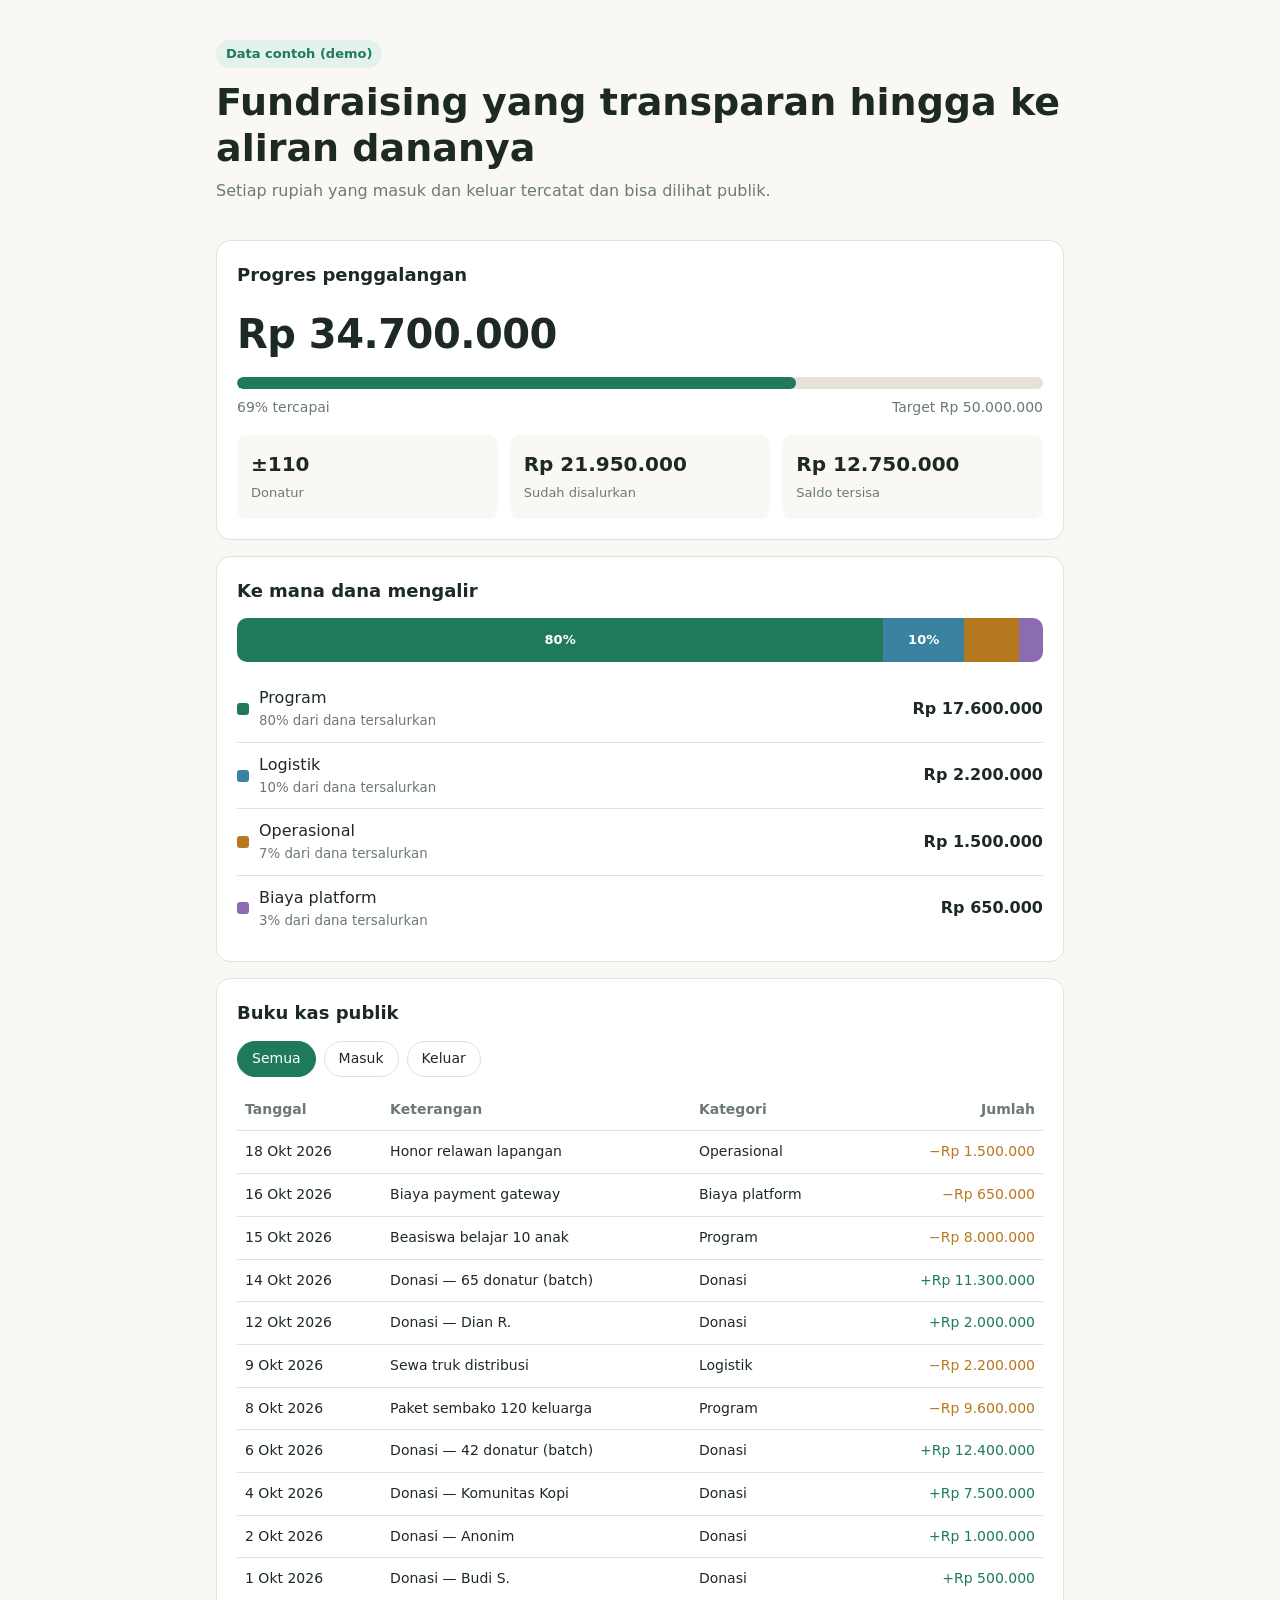
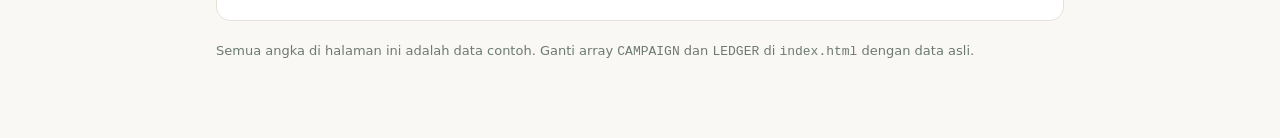
<file: index.html>
<!doctype html>
<html lang="id">
<head>
<meta charset="utf-8">
<meta name="viewport" content="width=device-width, initial-scale=1">
<title>Fundraising Transparan</title>
<meta name="description" content="Galang dana yang transparan hingga ke aliran dananya.">
<style>
:root{--bg:#faf8f4;--card:#fff;--ink:#1d2a24;--mute:#6b7a72;--line:#e6e2d9;--brand:#1f7a5a;--brand-soft:#e3f2ec;--warn:#b7791f;--r:14px}
@media (prefers-color-scheme:dark){:root{--bg:#121815;--card:#1a221e;--ink:#eef3f0;--mute:#93a39a;--line:#2a352f;--brand:#4cc79a;--brand-soft:#173126;--warn:#e0a84a}}
*{box-sizing:border-box}
body{margin:0;background:var(--bg);color:var(--ink);font:16px/1.55 system-ui,-apple-system,"Segoe UI",sans-serif}
.wrap{max-width:880px;margin:0 auto;padding:0 16px 64px}
header{padding:40px 0 20px}
.tag{display:inline-block;background:var(--brand-soft);color:var(--brand);font-size:13px;font-weight:600;padding:4px 10px;border-radius:99px}
h1{font-size:clamp(26px,5vw,38px);line-height:1.2;margin:12px 0 8px}
.sub{color:var(--mute);margin:0}
.card{background:var(--card);border:1px solid var(--line);border-radius:var(--r);padding:20px;margin-top:16px}
h2{font-size:18px;margin:0 0 14px}
.big{font-size:clamp(28px,6vw,40px);font-weight:700;letter-spacing:-.5px}
.bar{height:12px;background:var(--line);border-radius:99px;overflow:hidden;margin:12px 0 8px}
.bar>i{display:block;height:100%;background:var(--brand);border-radius:99px}
.row{display:flex;justify-content:space-between;gap:12px;flex-wrap:wrap;color:var(--mute);font-size:14px}
.grid{display:grid;grid-template-columns:repeat(3,1fr);gap:12px}
.stat{background:var(--bg);border-radius:10px;padding:14px}
.stat b{display:block;font-size:20px}
.stat span{color:var(--mute);font-size:13px}
.flow{display:flex;height:44px;border-radius:10px;overflow:hidden;margin-bottom:14px}
.flow div{display:flex;align-items:center;justify-content:center;color:#fff;font-size:13px;font-weight:600;min-width:0}
.leg{list-style:none;margin:0;padding:0}
.leg li{display:flex;align-items:center;gap:10px;padding:10px 0;border-top:1px solid var(--line)}
.leg li:first-child{border-top:0}
.dot{width:12px;height:12px;border-radius:3px;flex:none}
.leg .n{flex:1}
.leg small{display:block;color:var(--mute)}
.tw{overflow-x:auto}
table{width:100%;border-collapse:collapse;font-size:14px;min-width:560px}
th,td{text-align:left;padding:10px 8px;border-top:1px solid var(--line);white-space:nowrap}
th{color:var(--mute);font-weight:600;border-top:0}
td.r,th.r{text-align:right}
.in{color:var(--brand)}.out{color:var(--warn)}
.tabs{display:flex;gap:8px;margin-bottom:12px;flex-wrap:wrap}
.tabs button{border:1px solid var(--line);background:none;color:var(--ink);padding:6px 14px;border-radius:99px;font:inherit;font-size:14px;cursor:pointer}
.tabs button[aria-pressed=true]{background:var(--brand);color:#fff;border-color:var(--brand)}
.note{font-size:13px;color:var(--mute);margin-top:20px}
@media(max-width:560px){.grid{grid-template-columns:1fr}}
</style>
</head>
<body>
<div class="wrap">
  <header>
    <span class="tag">Data contoh (demo)</span>
    <h1>Fundraising yang transparan hingga ke aliran dananya</h1>
    <p class="sub">Setiap rupiah yang masuk dan keluar tercatat dan bisa dilihat publik.</p>
  </header>

  <section class="card" aria-labelledby="t-prog">
    <h2 id="t-prog">Progres penggalangan</h2>
    <div class="big" id="raised"></div>
    <div class="bar"><i id="fill"></i></div>
    <div class="row"><span id="pct"></span><span id="target"></span></div>
    <div class="grid" style="margin-top:16px">
      <div class="stat"><b id="donors"></b><span>Donatur</span></div>
      <div class="stat"><b id="spent"></b><span>Sudah disalurkan</span></div>
      <div class="stat"><b id="bal"></b><span>Saldo tersisa</span></div>
    </div>
  </section>

  <section class="card" aria-labelledby="t-flow">
    <h2 id="t-flow">Ke mana dana mengalir</h2>
    <div class="flow" id="flow" role="img" aria-label="Proporsi alokasi dana"></div>
    <ul class="leg" id="leg"></ul>
  </section>

  <section class="card" aria-labelledby="t-led">
    <h2 id="t-led">Buku kas publik</h2>
    <div class="tabs" id="tabs">
      <button data-f="all" aria-pressed="true">Semua</button>
      <button data-f="in" aria-pressed="false">Masuk</button>
      <button data-f="out" aria-pressed="false">Keluar</button>
    </div>
    <div class="tw"><table>
      <thead><tr><th>Tanggal</th><th>Keterangan</th><th>Kategori</th><th class="r">Jumlah</th></tr></thead>
      <tbody id="body"></tbody>
    </table></div>
  </section>

  <p class="note">Semua angka di halaman ini adalah data contoh. Ganti array <code>CAMPAIGN</code> dan <code>LEDGER</code> di <code>index.html</code> dengan data asli.</p>
</div>

<script>
const CAMPAIGN = { target: 50000000 };
const CATS = { "Program":"#1f7a5a", "Logistik":"#3b82a0", "Operasional":"#b7791f", "Biaya platform":"#8b6bb1" };
const LEDGER = [
  { d:"2026-10-01", t:"in",  n:"Donasi — Budi S.",            c:"Donasi",         a:500000 },
  { d:"2026-10-02", t:"in",  n:"Donasi — Anonim",             c:"Donasi",         a:1000000 },
  { d:"2026-10-04", t:"in",  n:"Donasi — Komunitas Kopi",     c:"Donasi",         a:7500000 },
  { d:"2026-10-06", t:"in",  n:"Donasi — 42 donatur (batch)", c:"Donasi",         a:12400000 },
  { d:"2026-10-08", t:"out", n:"Paket sembako 120 keluarga",  c:"Program",        a:9600000 },
  { d:"2026-10-09", t:"out", n:"Sewa truk distribusi",        c:"Logistik",       a:2200000 },
  { d:"2026-10-12", t:"in",  n:"Donasi — Dian R.",            c:"Donasi",         a:2000000 },
  { d:"2026-10-14", t:"in",  n:"Donasi — 65 donatur (batch)", c:"Donasi",         a:11300000 },
  { d:"2026-10-15", t:"out", n:"Beasiswa belajar 10 anak",    c:"Program",        a:8000000 },
  { d:"2026-10-16", t:"out", n:"Biaya payment gateway",       c:"Biaya platform", a:650000 },
  { d:"2026-10-18", t:"out", n:"Honor relawan lapangan",      c:"Operasional",    a:1500000 }
];
const rp = n => "Rp " + n.toLocaleString("id-ID");
const dt = s => new Date(s).toLocaleDateString("id-ID",{day:"numeric",month:"short",year:"numeric"});

const raised = LEDGER.filter(x=>x.t==="in").reduce((s,x)=>s+x.a,0);
const spent  = LEDGER.filter(x=>x.t==="out").reduce((s,x)=>s+x.a,0);
const $ = id => document.getElementById(id);

$("raised").textContent = rp(raised);
$("fill").style.width = Math.min(100, raised/CAMPAIGN.target*100) + "%";
$("pct").textContent = Math.round(raised/CAMPAIGN.target*100) + "% tercapai";
$("target").textContent = "Target " + rp(CAMPAIGN.target);
$("donors").textContent = "±" + 110;
$("spent").textContent = rp(spent);
$("bal").textContent = rp(raised-spent);

const byCat = {};
LEDGER.filter(x=>x.t==="out").forEach(x=>byCat[x.c]=(byCat[x.c]||0)+x.a);
Object.entries(byCat).sort((a,b)=>b[1]-a[1]).forEach(([c,v])=>{
  const p = v/spent*100, col = CATS[c]||"#888";
  const seg = document.createElement("div");
  seg.style.cssText = `width:${p}%;background:${col}`;
  seg.textContent = p>=10 ? Math.round(p)+"%" : "";
  $("flow").appendChild(seg);
  const li = document.createElement("li");
  li.innerHTML = `<span class="dot" style="background:${col}"></span><span class="n">${c}<small>${Math.round(p)}% dari dana tersalurkan</small></span><b>${rp(v)}</b>`;
  $("leg").appendChild(li);
});

function render(f){
  $("body").innerHTML = LEDGER.filter(x=>f==="all"||x.t===f).slice().reverse().map(x=>
    `<tr><td>${dt(x.d)}</td><td>${x.n}</td><td>${x.c}</td><td class="r ${x.t}">${x.t==="in"?"+":"−"}${rp(x.a)}</td></tr>`).join("");
}
$("tabs").addEventListener("click",e=>{
  const b=e.target.closest("button"); if(!b) return;
  document.querySelectorAll("#tabs button").forEach(x=>x.setAttribute("aria-pressed",x===b));
  render(b.dataset.f);
});
render("all");
</script>
</body>
</html>
</file>
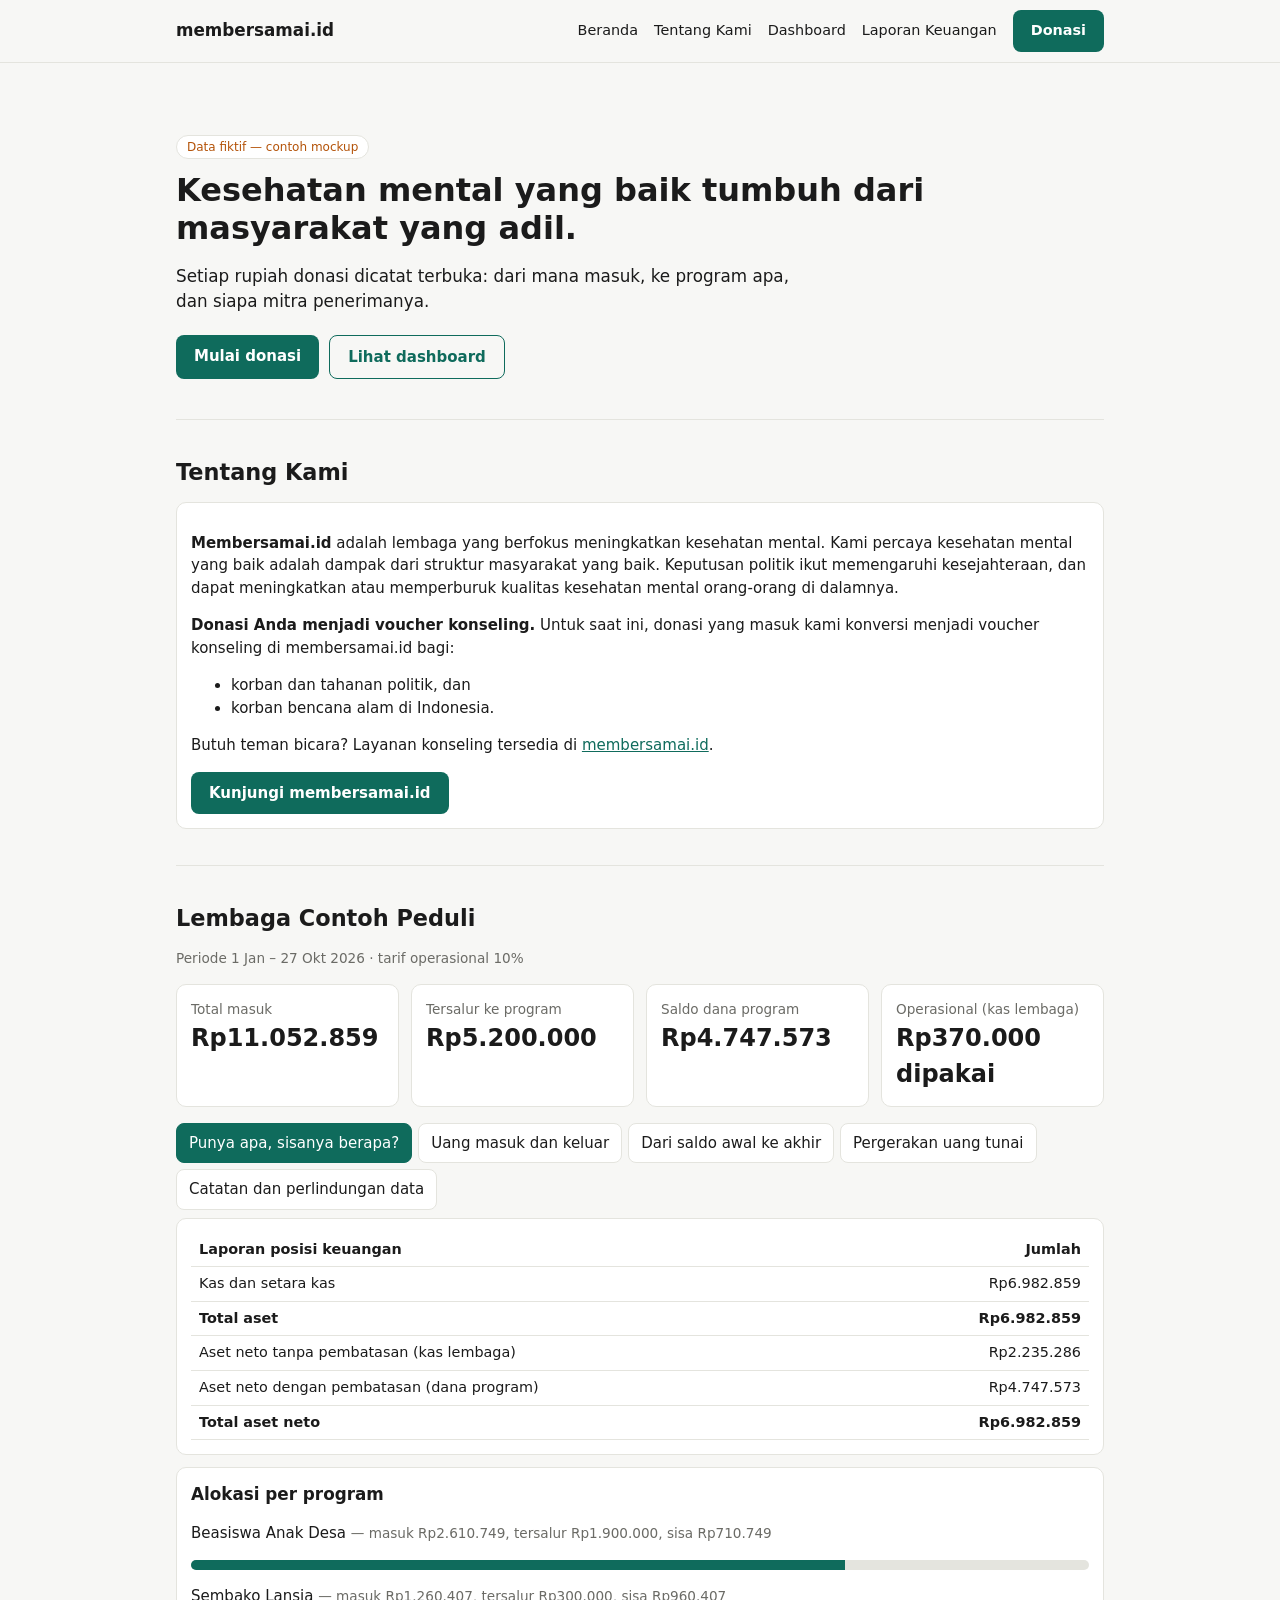
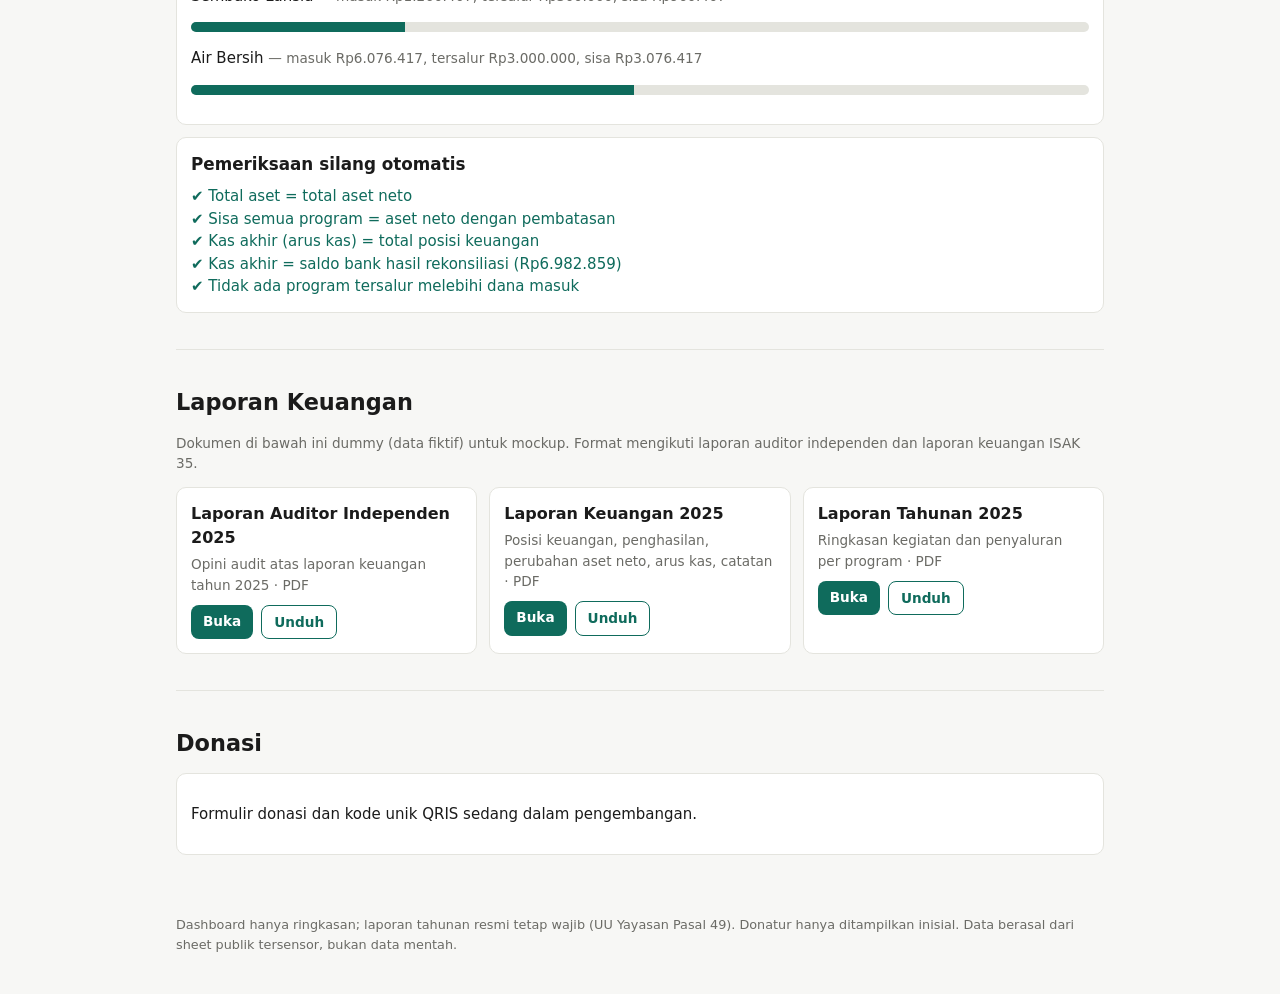
<file: public/index.html>
<!doctype html>
<html lang="id">
<head>
<meta charset="utf-8">
<meta name="viewport" content="width=device-width,initial-scale=1">
<title>membersamai.id — Transparansi Dana</title>
<style>
:root{--bg:#f7f7f5;--card:#fff;--ink:#1b1b1b;--mut:#6b6b66;--line:#e4e4de;--ac:#0f6b5c;--warn:#b45309;--bad:#b91c1c}
@media (prefers-color-scheme:dark){:root{--bg:#121413;--card:#1b1e1d;--ink:#eceee9;--mut:#9aa09a;--line:#2d3230;--ac:#4fc3ad;--warn:#f0a85a;--bad:#f08a8a}}
*{box-sizing:border-box}body{margin:0;background:var(--bg);color:var(--ink);font:15px/1.5 system-ui,sans-serif}
main{max-width:960px;margin:0 auto;padding:16px}
h1{font-size:1.4rem;margin:8px 0 2px}h2{font-size:1.05rem;margin:0 0 8px}
.mut{color:var(--mut);font-size:.85rem}
.badge{display:inline-block;background:var(--card);border:1px solid var(--line);border-radius:99px;padding:2px 10px;font-size:.75rem;color:var(--warn)}
.grid{display:grid;gap:12px;grid-template-columns:repeat(auto-fit,minmax(200px,1fr));margin:16px 0}
.card{background:var(--card);border:1px solid var(--line);border-radius:10px;padding:14px;overflow-x:auto}
.big{font-size:1.5rem;font-weight:700}
#tabs{display:flex;gap:6px;flex-wrap:wrap;margin:8px 0}
#tabs button{border:1px solid var(--line);background:var(--card);color:var(--ink);border-radius:8px;padding:8px 12px;cursor:pointer;font:inherit}
#tabs button[aria-selected=true]{background:var(--ac);color:#fff;border-color:var(--ac)}
table{width:100%;border-collapse:collapse;font-size:.9rem}
th,td{text-align:left;padding:6px 8px;border-bottom:1px solid var(--line);white-space:nowrap}
td.n,th.n{text-align:right;font-variant-numeric:tabular-nums}
tr.t td{font-weight:700}
.bar{height:10px;background:var(--line);border-radius:5px;overflow:hidden}.bar i{display:block;height:100%;background:var(--ac)}
.ok{color:var(--ac)}.no{color:var(--bad)}
section[hidden]{display:none}
footer{margin:24px 0;color:var(--mut);font-size:.8rem}

html{scroll-behavior:smooth}a{color:var(--ac)}
header.top{position:sticky;top:0;z-index:5;background:var(--bg);border-bottom:1px solid var(--line)}
header.top div{max-width:960px;margin:0 auto;padding:10px 16px;display:flex;align-items:center;gap:16px;flex-wrap:wrap}
header.top b{margin-right:auto;font-size:1.05rem}
header.top a{color:var(--ink);text-decoration:none;font-size:.9rem}header.top a:hover{color:var(--ac)}
.btn{display:inline-block;background:var(--ac);color:#fff!important;padding:10px 18px;border-radius:8px;text-decoration:none;font-weight:600}
.btn.o{background:transparent;color:var(--ac)!important;border:1px solid var(--ac)}
.hero{padding:56px 0 40px}.hero h1{font-size:2rem;line-height:1.2;margin:12px 0}.hero p{max-width:640px;font-size:1.05rem}
.hero .cta{display:flex;gap:10px;flex-wrap:wrap;margin-top:20px}
main>section{padding:36px 0;border-top:1px solid var(--line);scroll-margin-top:56px}
main>section>h2{font-size:1.4rem;margin:0 0 12px}
.docs{display:grid;gap:12px;grid-template-columns:repeat(auto-fit,minmax(260px,1fr))}
.doc h3{margin:0 0 4px;font-size:1rem}.doc p{margin:0 0 10px}.doc .btns{display:flex;gap:8px;flex-wrap:wrap}
.doc .btn{padding:6px 12px;font-size:.85rem}
</style>
</head>
<body>
<header class="top"><div><b>membersamai.id</b>
  <a href="#beranda">Beranda</a><a href="#tentang">Tentang Kami</a><a href="#dashboard">Dashboard</a><a href="#laporan">Laporan Keuangan</a>
  <a class="btn" href="#donasi">Donasi</a></div></header>
<main>
  <section id="beranda" class="hero" style="border:0">
    <span class="badge">Data fiktif — contoh mockup</span>
    <h1>Kesehatan mental yang baik tumbuh dari masyarakat yang adil.</h1>
    <p>Setiap rupiah donasi dicatat terbuka: dari mana masuk, ke program apa, dan siapa mitra penerimanya.</p>
    <div class="cta"><a class="btn" href="#donasi">Mulai donasi</a><a class="btn o" href="#dashboard">Lihat dashboard</a></div>
  </section>

  <section id="tentang">
    <h2>Tentang Kami</h2>
    <div class="card">
      <p><b>Membersamai.id</b> adalah lembaga yang berfokus meningkatkan kesehatan mental. Kami percaya kesehatan mental yang baik adalah dampak dari struktur masyarakat yang baik. Keputusan politik ikut memengaruhi kesejahteraan, dan dapat meningkatkan atau memperburuk kualitas kesehatan mental orang-orang di dalamnya.</p>
      <p><b>Donasi Anda menjadi voucher konseling.</b> Untuk saat ini, donasi yang masuk kami konversi menjadi voucher konseling di membersamai.id bagi:</p>
      <ul><li>korban dan tahanan politik, dan</li><li>korban bencana alam di Indonesia.</li></ul>
      <p>Butuh teman bicara? Layanan konseling tersedia di <a href="https://membersamai.id" target="_blank" rel="noopener">membersamai.id</a>.</p>
      <a class="btn" href="https://membersamai.id" target="_blank" rel="noopener">Kunjungi membersamai.id</a>
    </div>
  </section>

  <section id="dashboard">
  <h2 id="nama"></h2>
  <div class="mut" id="periode"></div>
  <div class="grid" id="tiles"></div>
  <nav role="tablist" id="tabs"></nav>
  <div id="views"></div>
  <div class="card" style="margin-top:12px"><h2>Pemeriksaan silang otomatis</h2><div id="checks"></div></div>
  </section>

  <section id="laporan">
    <h2>Laporan Keuangan</h2>
    <p class="mut">Dokumen di bawah ini dummy (data fiktif) untuk mockup. Format mengikuti laporan auditor independen dan laporan keuangan ISAK 35.</p>
    <div class="docs">
      <div class="card doc"><h3>Laporan Auditor Independen 2025</h3><p class="mut">Opini audit atas laporan keuangan tahun 2025 · PDF</p><div class="btns"><a class="btn" href="dokumen/laporan-auditor-independen-2025.pdf" target="_blank">Buka</a><a class="btn o" href="dokumen/laporan-auditor-independen-2025.pdf" download>Unduh</a></div></div>
      <div class="card doc"><h3>Laporan Keuangan 2025</h3><p class="mut">Posisi keuangan, penghasilan, perubahan aset neto, arus kas, catatan · PDF</p><div class="btns"><a class="btn" href="dokumen/laporan-keuangan-2025.pdf" target="_blank">Buka</a><a class="btn o" href="dokumen/laporan-keuangan-2025.pdf" download>Unduh</a></div></div>
      <div class="card doc"><h3>Laporan Tahunan 2025</h3><p class="mut">Ringkasan kegiatan dan penyaluran per program · PDF</p><div class="btns"><a class="btn" href="dokumen/laporan-tahunan-2025.pdf" target="_blank">Buka</a><a class="btn o" href="dokumen/laporan-tahunan-2025.pdf" download>Unduh</a></div></div>
    </div>
  </section>

  <section id="donasi">
    <h2>Donasi</h2>
    <div class="card"><p>Formulir donasi dan kode unik QRIS sedang dalam pengembangan.</p></div>
  </section>

  <footer>Dashboard hanya ringkasan; laporan tahunan resmi tetap wajib (UU Yayasan Pasal 49). Donatur hanya ditampilkan inisial. Data berasal dari sheet publik tersensor, bukan data mentah.</footer>
</main>
<script src="data.js"></script>
<script>
const D = window.DATA, $ = s => document.querySelector(s);
const rp = n => "Rp" + Math.round(n).toLocaleString("id-ID");
const sum = (a, f) => a.reduce((s, x) => s + f(x), 0);
const pn = id => D.program.find(p => p.id === id).nama;
const esc = s => String(s).replace(/[&<>"]/g, c => ({"&":"&amp;","<":"&lt;",">":"&gt;",'"':"&quot;"}[c]));

// --- hitung ---
const masuk = sum(D.donasi, d => d.jumlah);
const salur = sum(D.penyaluran, p => p.jumlah);
const beban = sum(D.beban, b => b.jumlah);
const perProg = D.program.map(p => {
  const bruto = sum(D.donasi.filter(d => d.prog === p.id), d => d.jumlah);
  const f = Math.round(bruto * D.tarifOperasional); // dibulatkan per program agar total cocok
  const s = sum(D.penyaluran.filter(x => x.prog === p.id), x => x.jumlah);
  return { ...p, fee: f, masuk: bruto - f, salur: s, sisa: bruto - f - s };
});
const fee = sum(perProg, p => p.fee);
const terbatas = masuk - fee;
const sisaDengan = D.saldoAwal.dengan + terbatas - salur;
const sisaTanpa = D.saldoAwal.tanpa + fee - beban;
const total = sisaDengan + sisaTanpa;

$("#nama").textContent = D.lembaga;
$("#periode").textContent = "Periode " + D.periode + " · tarif operasional " + (D.tarifOperasional * 100) + "%";
$("#tiles").innerHTML = [["Total masuk", rp(masuk)], ["Tersalur ke program", rp(salur)], ["Saldo dana program", rp(sisaDengan)], ["Operasional (kas lembaga)", rp(beban) + " dipakai"]]
  .map(([k, v]) => `<div class="card"><div class="mut">${k}</div><div class="big">${v}</div></div>`).join("");

// --- 5 komponen ISAK 35 ---
const T = (head, rows) => `<div class="card"><table><thead><tr>${head.map((h, i) => `<th class="${i ? "n" : ""}">${h}</th>`).join("")}</tr></thead><tbody>${rows}</tbody></table></div>`;
const R = (c, t) => `<tr${t ? ' class="t"' : ""}>${c.map((v, i) => `<td class="${i ? "n" : ""}">${v}</td>`).join("")}</tr>`;

const views = {
  "Punya apa, sisanya berapa?": () => T(["Laporan posisi keuangan", "Jumlah"],
    R(["Kas dan setara kas", rp(total)]) + R(["Total aset", rp(total)], 1) +
    R(["Aset neto tanpa pembatasan (kas lembaga)", rp(sisaTanpa)]) +
    R(["Aset neto dengan pembatasan (dana program)", rp(sisaDengan)]) +
    R(["Total aset neto", rp(total)], 1)) +
    `<div class="card" style="margin-top:12px"><h2>Alokasi per program</h2>${perProg.map(p => `<p>${esc(p.nama)} <span class="mut">— masuk ${rp(p.masuk)}, tersalur ${rp(p.salur)}, sisa ${rp(p.sisa)}</span><div class="bar"><i style="width:${p.masuk ? Math.min(100, p.salur / p.masuk * 100) : 0}%"></i></div></p>`).join("")}</div>`,

  "Uang masuk dan keluar": () => T(["Laporan penghasilan komprehensif", "Tanpa pembatasan", "Dengan pembatasan"],
    R(["Donasi (setelah potongan)", rp(0), rp(terbatas)]) +
    R(["Pendapatan tarif operasional", rp(fee), rp(0)]) +
    R(["Dana dilepas dari pembatasan (penyaluran)", rp(salur), "-" + rp(salur)]) +
    R(["Penyaluran program", "-" + rp(salur), rp(0)]) +
    R(["Beban operasional", "-" + rp(beban), rp(0)]) +
    R(["Kenaikan aset neto", rp(fee - beban), rp(terbatas - salur)], 1)) +
    `<div class="card" style="margin-top:12px"><h2>Penyaluran dan bukti</h2>${T(["Tanggal · Mitra · Program", "Jumlah"], D.penyaluran.map(p => R([`${p.tgl} · <b>${esc(p.mitra)}</b> · ${esc(pn(p.prog))} · <a href="${esc(p.bukti)}">bukti</a>`, rp(p.jumlah)])).join(""))}</div>`,

  "Dari saldo awal ke akhir": () => T(["Laporan perubahan aset neto", "Tanpa pembatasan", "Dengan pembatasan", "Total"],
    R(["Saldo awal", rp(D.saldoAwal.tanpa), rp(D.saldoAwal.dengan), rp(D.saldoAwal.tanpa + D.saldoAwal.dengan)]) +
    R(["Perubahan periode", rp(fee - beban), rp(terbatas - salur), rp(fee - beban + terbatas - salur)]) +
    R(["Saldo akhir", rp(sisaTanpa), rp(sisaDengan), rp(total)], 1)),

  "Pergerakan uang tunai": () => T(["Laporan arus kas", "Jumlah"],
    R(["Kas masuk dari donasi", rp(masuk)]) +
    R(["Kas keluar untuk penyaluran", "-" + rp(salur)]) +
    R(["Kas keluar untuk operasional", "-" + rp(beban)]) +
    R(["Kenaikan kas bersih", rp(masuk - salur - beban)], 1) +
    R(["Kas awal", rp(D.saldoAwal.tanpa + D.saldoAwal.dengan)]) +
    R(["Kas akhir", rp(D.saldoAwal.tanpa + D.saldoAwal.dengan + masuk - salur - beban)], 1)),

  "Catatan dan perlindungan data": () => `<div class="card"><ul>
    <li>Disusun mengikuti ISAK 35 (efektif 1 Jan 2020), basis kas, sebagai ringkasan publik.</li>
    <li>Tarif operasional tunggal ${D.tarifOperasional * 100}% dipotong dari tiap donasi dan masuk kas lembaga sebagai pendapatan tanpa pembatasan.</li>
    <li>Dana program berstatus dengan pembatasan; donatur memilih program saat mengisi form.</li>
    <li>Donatur hanya tampil inisial atau "Anonim". Tidak ada nomor telepon, email, atau rekening.</li>
    <li>Kode unik pada nominal tidak dianggap donasi tambahan; seluruh nominal tercatat.</li>
    </ul>
    <h2>Donasi terbaru</h2>${T(["Tanggal · Donatur · Program", "Jumlah"], D.donasi.slice().reverse().slice(0, 6).map(d => R([`${d.tgl} · ${esc(d.ini)} · ${esc(pn(d.prog))}`, rp(d.jumlah)])).join(""))}</div>`
};

const tabs = $("#tabs"), box = $("#views");
Object.keys(views).forEach((k, i) => {
  const b = document.createElement("button");
  b.textContent = k; b.setAttribute("role", "tab");
  b.onclick = () => { [...tabs.children].forEach(x => x.setAttribute("aria-selected", x === b)); box.innerHTML = views[k](); };
  tabs.appendChild(b); if (!i) b.click();
});

// --- pemeriksaan silang ---
const cek = [
  ["Total aset = total aset neto", true],
  ["Sisa semua program = aset neto dengan pembatasan", sum(perProg, p => p.sisa) === sisaDengan],
  ["Kas akhir (arus kas) = total posisi keuangan", D.saldoAwal.tanpa + D.saldoAwal.dengan + masuk - salur - beban === total],
  ["Kas akhir = saldo bank hasil rekonsiliasi (" + rp(D.saldoBankDilaporkan) + ")", total === D.saldoBankDilaporkan],
  ["Tidak ada program tersalur melebihi dana masuk", perProg.every(p => p.sisa >= 0)]
];
$("#checks").innerHTML = cek.map(([t, ok]) => `<div class="${ok ? "ok" : "no"}">${ok ? "✔" : "✘"} ${t}</div>`).join("");
</script>
</body>
</html>
</file>
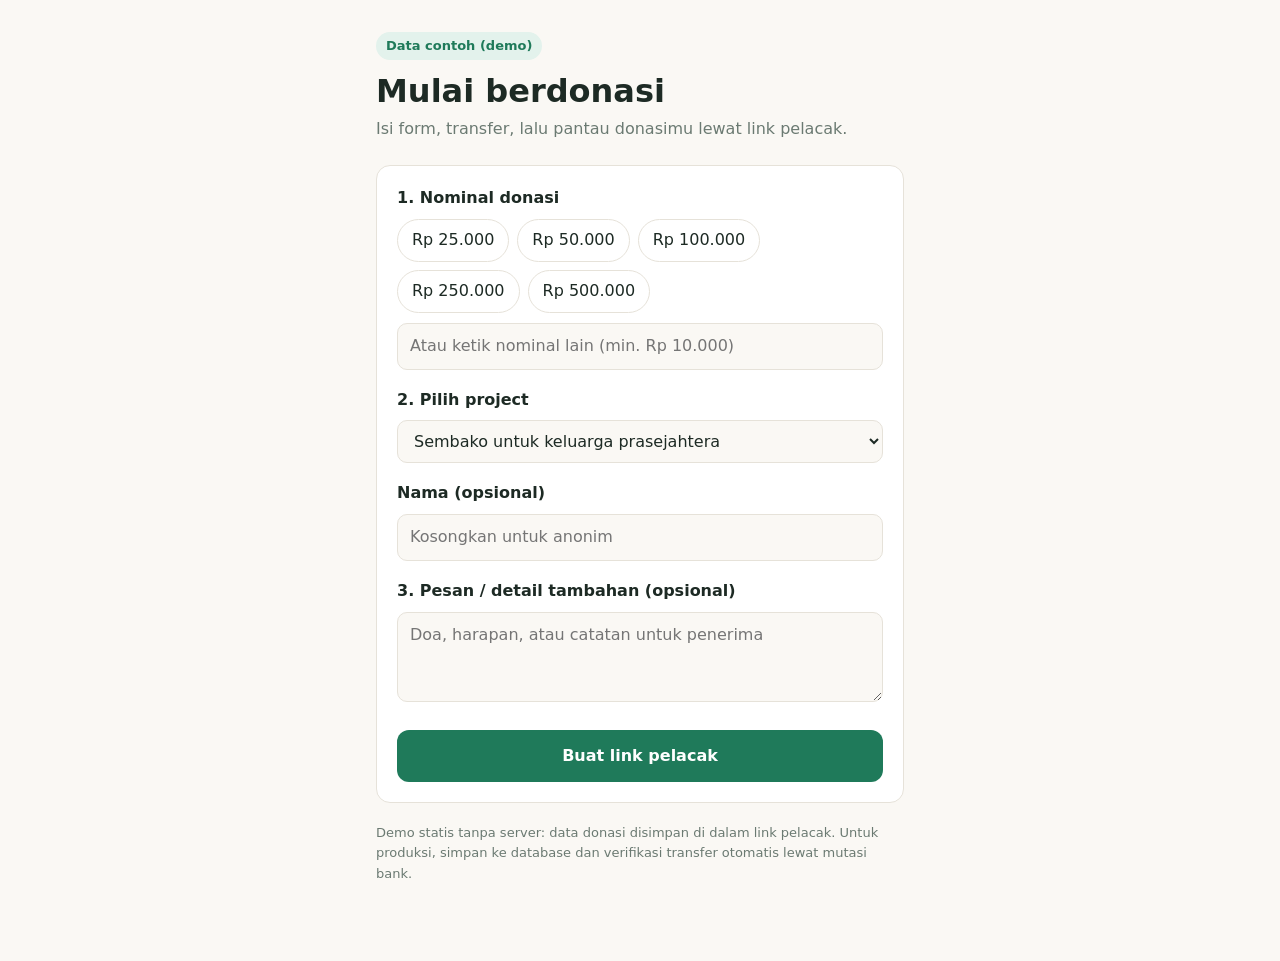
<file: donate.html>
<!doctype html>
<html lang="id">
<head>
<meta charset="utf-8">
<meta name="viewport" content="width=device-width, initial-scale=1">
<title>Form Donasi</title>
<link rel="stylesheet" href="styles.css">
</head>
<body>
<div class="wrap">
  <header>
    <span class="tag">Data contoh (demo)</span>
    <h1>Mulai berdonasi</h1>
    <p class="sub">Isi form, transfer, lalu pantau donasimu lewat link pelacak.</p>
  </header>

  <form class="card" id="f" novalidate>
    <label>1. Nominal donasi</label>
    <div class="chips" id="chips"></div>
    <input id="custom" inputmode="numeric" placeholder="Atau ketik nominal lain (min. Rp 10.000)" style="margin-top:10px">

    <div class="total" id="total" hidden>
      <span>Total transfer (termasuk kode unik <b style="display:inline;font-size:inherit" id="code"></b>)</span>
      <b id="sum"></b>
      <span>Transfer harus persis sesuai angka ini agar otomatis terverifikasi.</span>
    </div>

    <label for="proj">2. Pilih project</label>
    <select id="proj"></select>

    <label for="name">Nama (opsional)</label>
    <input id="name" maxlength="60" placeholder="Kosongkan untuk anonim">

    <label for="msg">3. Pesan / detail tambahan (opsional)</label>
    <textarea id="msg" maxlength="280" placeholder="Doa, harapan, atau catatan untuk penerima"></textarea>

    <p class="hint hide" id="err" style="color:var(--warn)"></p>
    <button class="btn" type="submit">Buat link pelacak</button>
  </form>

  <section class="card hide" id="done">
    <h2>Donasi tercatat. Silakan transfer</h2>
    <dl class="kv">
      <dt>Jumlah transfer</dt><dd><b id="d-sum"></b></dd>
      <dt>Rekening</dt><dd>BANK_CONTOH 000-000-0000<br>a.n. Lembaga Contoh</dd>
      <dt>Project</dt><dd id="d-proj"></dd>
    </dl>
    <label style="margin-top:18px">Link pelacak donasimu</label>
    <div class="linkbox"><input id="link" readonly><button type="button" id="copy">Salin</button></div>
    <p class="hint">Simpan link ini. Buka kapan saja untuk melihat status.</p>
    <a class="btn" id="open" href="#">Buka pelacak</a>
    <a class="btn ghost" href="donate.html">Donasi lagi</a>
  </section>

  <p class="note">Demo statis tanpa server: data donasi disimpan di dalam link pelacak. Untuk produksi, simpan ke database dan verifikasi transfer otomatis lewat mutasi bank.</p>
</div>

<script>
const PROJECTS = [
  { id:"sembako",   n:"Sembako untuk keluarga prasejahtera" },
  { id:"beasiswa",  n:"Beasiswa belajar anak" },
  { id:"kesehatan", n:"Bantuan kesehatan darurat" }
];
const PRESETS = [25000,50000,100000,250000,500000];
const rp = n => "Rp " + n.toLocaleString("id-ID");
const $ = id => document.getElementById(id);
let base = 0, code = 0;

const newCode = () => 1 + Math.floor(Math.random()*999);   // 001–999
function update(){
  $("total").hidden = !base;
  if(!base) return;
  if(!code) code = newCode();
  $("code").textContent = String(code).padStart(3,"0");
  $("sum").textContent = rp(base + code);
}
function setBase(v){ base = v; update(); }

PRESETS.forEach(v=>{
  const b = document.createElement("button");
  b.type="button"; b.textContent=rp(v); b.setAttribute("aria-pressed","false");
  b.onclick=()=>{ document.querySelectorAll("#chips button").forEach(x=>x.setAttribute("aria-pressed",x===b)); $("custom").value=""; setBase(v); };
  $("chips").appendChild(b);
});
$("custom").addEventListener("input",e=>{
  document.querySelectorAll("#chips button").forEach(x=>x.setAttribute("aria-pressed","false"));
  const v = parseInt(e.target.value.replace(/\D/g,"")||"0",10);
  e.target.value = v ? v.toLocaleString("id-ID") : "";
  setBase(v);
});
PROJECTS.forEach(p=>$("proj").add(new Option(p.n,p.id)));

$("f").addEventListener("submit",e=>{
  e.preventDefault();
  if(base < 10000){ $("err").textContent="Pilih atau isi nominal minimal Rp 10.000."; $("err").classList.remove("hide"); return; }
  $("err").classList.add("hide");
  const proj = PROJECTS.find(p=>p.id===$("proj").value);
  const rec = { id:Date.now().toString(36)+code, base, code, total:base+code, proj:proj.id, projName:proj.n,
                name:$("name").value.trim(), msg:$("msg").value.trim(), at:new Date().toISOString() };
  const hash = btoa(unescape(encodeURIComponent(JSON.stringify(rec))));
  const url = new URL("track.html", location.href); url.hash = hash;
  $("link").value = url.href; $("open").href = url.href;
  $("d-sum").textContent = rp(rec.total); $("d-proj").textContent = proj.n;
  $("f").classList.add("hide"); $("done").classList.remove("hide");
  scrollTo(0,0);
});
$("copy").onclick=()=>{ navigator.clipboard?.writeText($("link").value); $("copy").textContent="Tersalin"; };
</script>
</body>
</html>
</file>
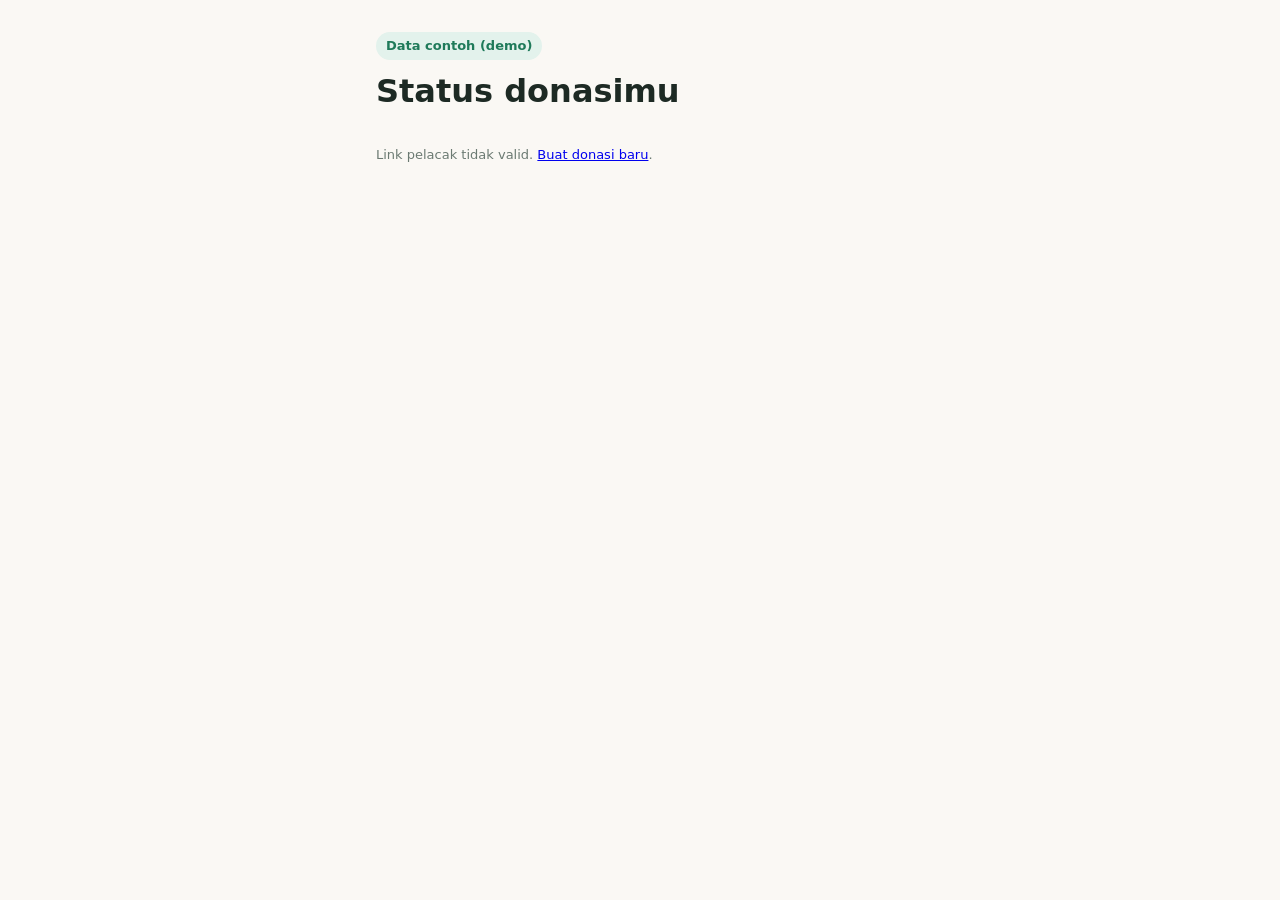
<file: track.html>
<!doctype html>
<html lang="id">
<head>
<meta charset="utf-8">
<meta name="viewport" content="width=device-width, initial-scale=1">
<title>Lacak Donasi</title>
<link rel="stylesheet" href="styles.css">
</head>
<body>
<div class="wrap">
  <header>
    <span class="tag">Data contoh (demo)</span>
    <h1>Status donasimu</h1>
    <p class="sub" id="sub"></p>
  </header>

  <section class="card hide" id="main">
    <dl class="kv" id="kv"></dl>
  </section>

  <section class="card hide" id="stepsCard">
    <h2>Perjalanan donasi</h2>
    <ol class="steps" id="steps"></ol>
  </section>

  <section class="card hide" id="demo">
    <h2>Simulasi status (demo)</h2>
    <p class="hint" style="margin-top:0">Di produksi, status diubah oleh sistem dan admin lembaga.</p>
    <div class="chips" id="sim"></div>
  </section>

  <p class="note hide" id="bad">Link pelacak tidak valid. <a href="donate.html">Buat donasi baru</a>.</p>
</div>

<script>
const rp = n => "Rp " + n.toLocaleString("id-ID");
const fmt = s => new Date(s).toLocaleString("id-ID",{day:"numeric",month:"short",year:"numeric",hour:"2-digit",minute:"2-digit"});
const $ = id => document.getElementById(id);
const esc = s => String(s).replace(/[&<>"']/g,c=>({"&":"&amp;","<":"&lt;",">":"&gt;",'"':"&quot;","'":"&#39;"}[c]));

let rec;
try{ rec = JSON.parse(decodeURIComponent(escape(atob(location.hash.slice(1))))); if(!rec.id) throw 0; }
catch{ $("bad").classList.remove("hide"); rec = null; }

if(rec){
  // Di produksi: ambil status dari server berdasarkan rec.id.
  // Demo: status disimpan di localStorage per donasi.
  const KEY = "status:"+rec.id;
  const get = () => { try{ return parseInt(localStorage.getItem(KEY)||"0",10); }catch{ return 0; } };
  const set = v => { try{ localStorage.setItem(KEY,v); }catch{} draw(); };

  $("sub").textContent = "Kode donasi " + rec.id.toUpperCase();
  $("kv").innerHTML = [
    ["Jumlah transfer", "<b>"+rp(rec.total)+"</b>"],
    ["Project", esc(rec.projName)],
    ["Donatur", esc(rec.name||"Anonim")],
    ["Dibuat", fmt(rec.at)],
    ...(rec.msg ? [["Pesan", esc(rec.msg)]] : [])
  ].map(([k,v])=>`<dt>${k}</dt><dd>${v}</dd>`).join("");
  ["main","stepsCard","demo"].forEach(i=>$(i).classList.remove("hide"));

  const STEPS = [
    { t:"Menunggu transfer",        d:"Transfer sesuai nominal persis, termasuk 3 digit kode unik." },
    { t:"Terverifikasi sistem",     d:"Transfer cocok dengan mutasi rekening lembaga." },
    { t:"Disalurkan oleh lembaga",  d:"Dana sudah diserahkan ke penerima manfaat." },
    { t:"Bukti penyaluran",         d:"" }
  ];
  function draw(){
    const s = get();   // 0..3 = jumlah langkah selesai (4 = semua selesai)
    $("steps").innerHTML = STEPS.map((x,i)=>{
      const cls = i<s ? "done" : i===s ? "now" : "";
      let extra = x.d ? `<small>${x.d}</small>` : "";
      if(i===3){
        extra = s>=4
          ? `<div class="proof">Foto serah terima &amp; nota penyaluran, ${fmt(new Date())}.<br><small>Contoh: berkas bukti (foto, nota, laporan) ditampilkan di sini.</small></div>`
          : `<small>Foto serah terima, nota, atau laporan akan muncul di sini setelah dana disalurkan.</small>`;
      }
      return `<li class="${cls}"><span class="ic">${i<s?"✓":i+1}</span><b>${x.t}</b>${extra}</li>`;
    }).join("");
    document.querySelectorAll("#sim button").forEach((b,i)=>b.setAttribute("aria-pressed", i===[0,0,1,2,3][s]));
  }
  ["Menunggu transfer","Terverifikasi","Disalurkan","Bukti terunggah"].forEach((l,i)=>{
    const b=document.createElement("button"); b.type="button"; b.textContent=l;
    b.onclick=()=>set([0,2,3,4][i]); $("sim").appendChild(b);
  });
  draw();
}
</script>
</body>
</html>
</file>
<file: styles.css>
:root{--bg:#faf8f4;--card:#fff;--ink:#1d2a24;--mute:#6b7a72;--line:#e6e2d9;--brand:#1f7a5a;--brand-soft:#e3f2ec;--warn:#b7791f;--r:14px}
@media (prefers-color-scheme:dark){:root{--bg:#121815;--card:#1a221e;--ink:#eef3f0;--mute:#93a39a;--line:#2a352f;--brand:#4cc79a;--brand-soft:#173126;--warn:#e0a84a}}
*{box-sizing:border-box}
body{margin:0;background:var(--bg);color:var(--ink);font:16px/1.55 system-ui,-apple-system,"Segoe UI",sans-serif}
.wrap{max-width:560px;margin:0 auto;padding:0 16px 64px}
header{padding:32px 0 8px}
.tag{display:inline-block;background:var(--brand-soft);color:var(--brand);font-size:13px;font-weight:600;padding:4px 10px;border-radius:99px}
h1{font-size:clamp(24px,5vw,32px);line-height:1.2;margin:12px 0 6px}
.sub{color:var(--mute);margin:0}
.card{background:var(--card);border:1px solid var(--line);border-radius:var(--r);padding:20px;margin-top:16px}
h2{font-size:17px;margin:0 0 12px}
label{display:block;font-weight:600;margin:18px 0 8px}
label:first-child{margin-top:0}
.chips{display:flex;flex-wrap:wrap;gap:8px}
.chips button{border:1px solid var(--line);background:none;color:var(--ink);padding:8px 14px;border-radius:99px;font:inherit;cursor:pointer}
.chips button[aria-pressed=true]{background:var(--brand);color:#fff;border-color:var(--brand)}
input,select,textarea{width:100%;font:inherit;color:var(--ink);background:var(--bg);border:1px solid var(--line);border-radius:10px;padding:10px 12px}
textarea{min-height:90px;resize:vertical}
.hint{color:var(--mute);font-size:13px;margin-top:6px}
.total{background:var(--brand-soft);border-radius:10px;padding:14px;margin-top:18px}
.total b{font-size:26px;display:block;letter-spacing:-.5px}
.total span{color:var(--mute);font-size:13px}
.btn{display:block;width:100%;margin-top:20px;border:0;background:var(--brand);color:#fff;font:inherit;font-weight:700;padding:14px;border-radius:12px;cursor:pointer;text-align:center;text-decoration:none}
.btn.ghost{background:none;color:var(--brand);border:1px solid var(--brand);margin-top:10px}
.linkbox{display:flex;gap:8px;margin-top:10px}
.linkbox input{font-size:13px}
.linkbox button{border:1px solid var(--line);background:none;color:var(--ink);border-radius:10px;padding:0 14px;font:inherit;cursor:pointer}
.steps{list-style:none;margin:0;padding:0}
.steps li{position:relative;padding:0 0 22px 44px}
.steps li:last-child{padding-bottom:0}
.steps li::before{content:"";position:absolute;left:13px;top:28px;bottom:0;width:2px;background:var(--line)}
.steps li:last-child::before{display:none}
.steps .ic{position:absolute;left:0;top:0;width:28px;height:28px;border-radius:50%;background:var(--line);color:var(--mute);display:grid;place-items:center;font-size:14px;font-weight:700}
.steps .done .ic{background:var(--brand);color:#fff}
.steps .now .ic{background:var(--warn);color:#fff}
.steps b{display:block}
.steps small{color:var(--mute)}
.proof{margin-top:8px;border:1px dashed var(--line);border-radius:10px;padding:12px;font-size:14px}
.proof img{max-width:100%;border-radius:8px;display:block;margin-top:8px}
.kv{display:grid;grid-template-columns:auto 1fr;gap:6px 14px;font-size:14px}
.kv dt{color:var(--mute)}.kv dd{margin:0;text-align:right;word-break:break-word}
.note{font-size:13px;color:var(--mute);margin-top:20px}
.hide{display:none}
</file>
